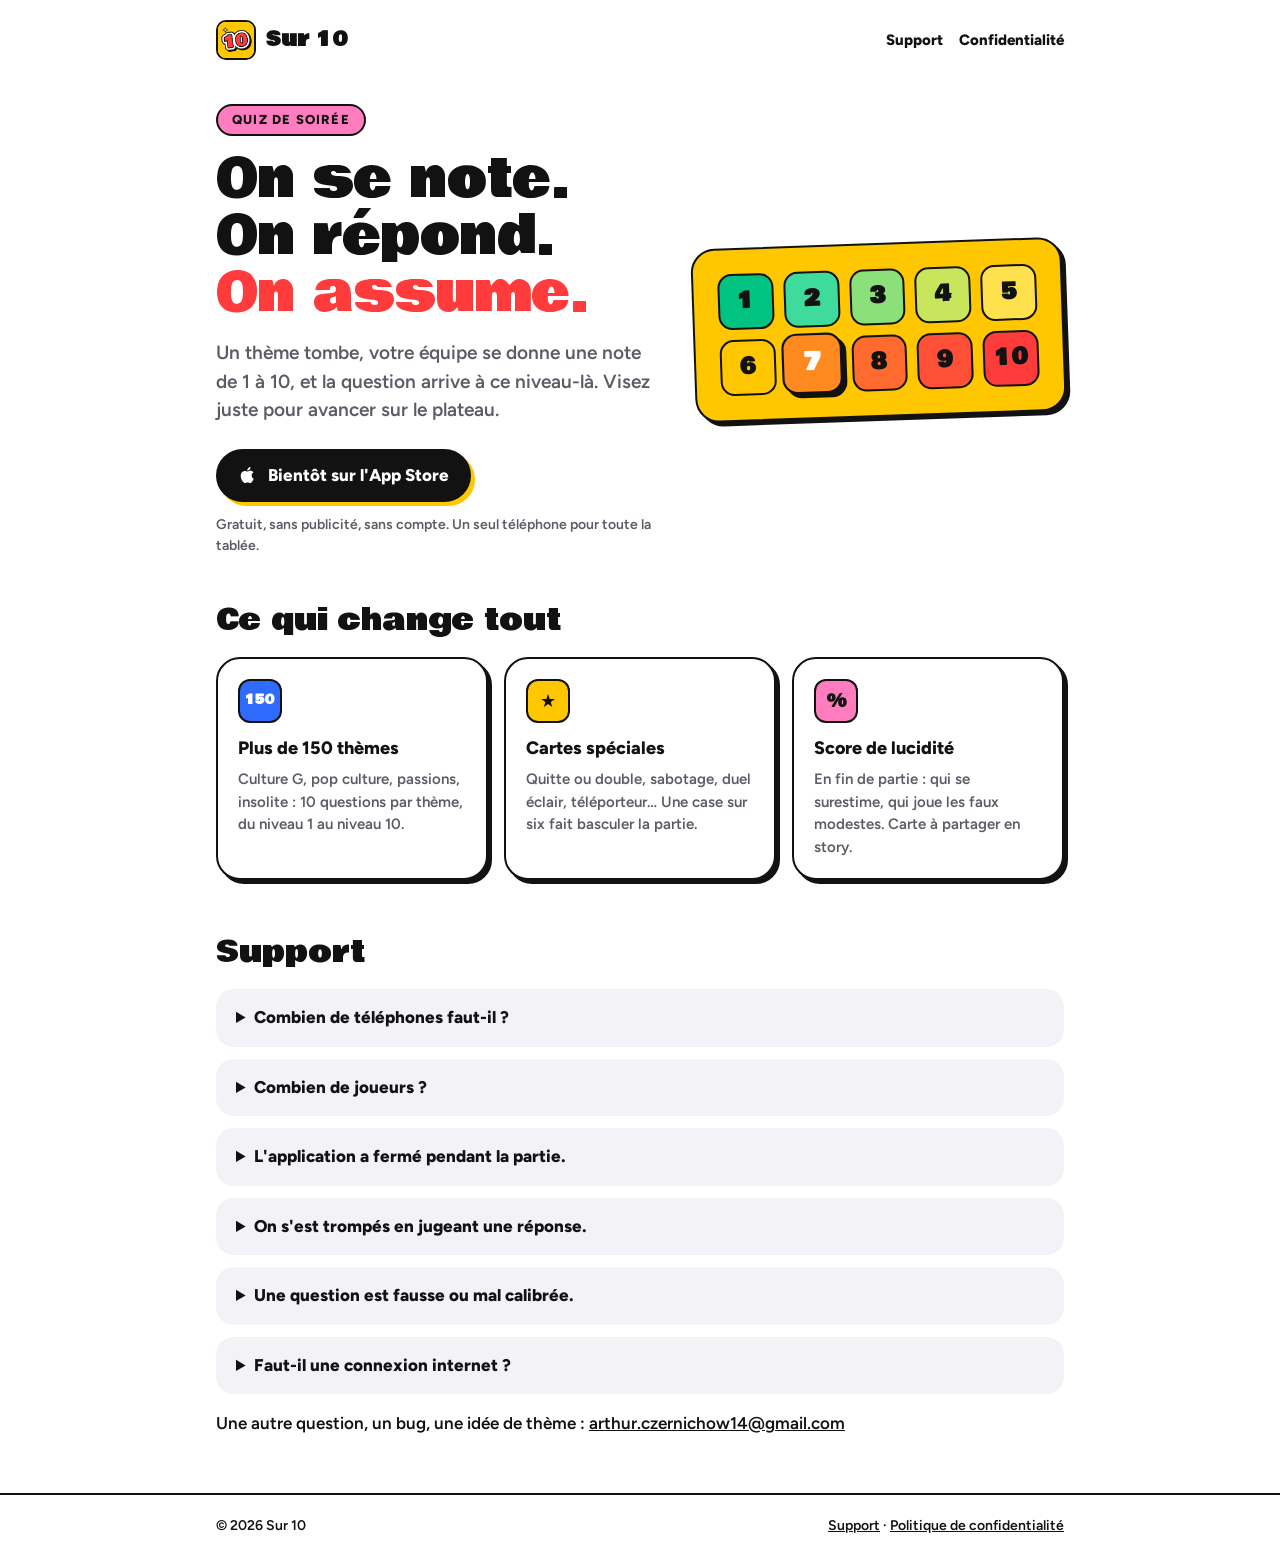
<file: index.html>
<!doctype html>
<html lang="fr">
<head>
  <meta charset="utf-8">
  <meta name="viewport" content="width=device-width, initial-scale=1">
  <title>Sur 10, le quiz de soirée</title>
  <meta name="description" content="Sur 10, le quiz de soirée où chaque équipe se note elle-même avant de répondre. Gratuit, sans publicité, sans compte, un seul téléphone pour toute la tablée.">
  <meta name="theme-color" content="#FFC700">
  <link rel="icon" href="favicon.png">
  <link rel="preconnect" href="https://fonts.googleapis.com">
  <link rel="preconnect" href="https://fonts.gstatic.com" crossorigin>
  <link rel="stylesheet" href="https://fonts.googleapis.com/css2?family=Bowlby+One&family=Figtree:wght@400;600;800&display=swap">
  <link rel="stylesheet" href="style.css">
</head>
<body>
  <header class="wrap topbar">
    <a class="brand" href="./"><img src="logo.png" alt="">Sur 10</a>
    <nav>
      <a href="#support">Support</a>
      <a href="confidentialite.html">Confidentialité</a>
    </nav>
  </header>

  <main>
    <div class="wrap hero">
      <div>
        <span class="eyebrow">Quiz de soirée</span>
        <h1>On se note.<br>On répond.<br><span class="accent">On assume.</span></h1>
        <p class="lead">Un thème tombe, votre équipe se donne une note de 1 à 10, et la question arrive à ce niveau-là. Visez juste pour avancer sur le plateau.</p>
        <span class="btn">
          <svg viewBox="0 0 24 24" aria-hidden="true"><path fill="currentColor" d="M16.4 12.6c0-2.4 2-3.6 2.1-3.7-1.1-1.7-2.9-1.9-3.5-1.9-1.5-.2-2.9.9-3.7.9-.8 0-1.9-.9-3.2-.8-1.6 0-3.1 1-4 2.4-1.7 3-.4 7.4 1.2 9.8.8 1.2 1.8 2.5 3 2.4 1.2 0 1.7-.8 3.1-.8 1.5 0 1.9.8 3.2.8 1.3 0 2.1-1.2 2.9-2.4.9-1.3 1.3-2.7 1.3-2.8-.1 0-2.4-.9-2.4-3.9zM14 5.4c.7-.8 1.1-1.9 1-3-1 0-2.1.7-2.8 1.5-.6.7-1.2 1.8-1 2.9 1 .1 2.1-.6 2.8-1.4z"/></svg>
          Bientôt sur l'App Store
        </span>
        <span class="btn-note">Gratuit, sans publicité, sans compte. Un seul téléphone pour toute la tablée.</span>
      </div>

      <div class="levels sticker" aria-label="Sélecteur de note de 1 à 10">
        <span style="--lvl:#00C281">1</span>
        <span style="--lvl:#3FDB9C">2</span>
        <span style="--lvl:#8BE07A">3</span>
        <span style="--lvl:#C8E65C">4</span>
        <span style="--lvl:#FFE04D">5</span>
        <span style="--lvl:#FFC700">6</span>
        <span class="picked" style="--lvl:#FF8A1F">7</span>
        <span style="--lvl:#FF6A2E">8</span>
        <span style="--lvl:#FF4F36">9</span>
        <span style="--lvl:#FF3B3B">10</span>
      </div>
    </div>

    <section class="wrap">
      <h2>Ce qui change tout</h2>
      <div class="features">
        <div class="feature sticker">
          <div class="icon" style="background: var(--blue); color: #fff; font-size: 13px">150</div>
          <h3>Plus de 150 thèmes</h3>
          <p>Culture G, pop culture, passions, insolite : 10 questions par thème, du niveau 1 au niveau 10.</p>
        </div>
        <div class="feature sticker">
          <div class="icon" style="background: var(--sun)">★</div>
          <h3>Cartes spéciales</h3>
          <p>Quitte ou double, sabotage, duel éclair, téléporteur… Une case sur six fait basculer la partie.</p>
        </div>
        <div class="feature sticker">
          <div class="icon" style="background: var(--pink)">%</div>
          <h3>Score de lucidité</h3>
          <p>En fin de partie : qui se surestime, qui joue les faux modestes. Carte à partager en story.</p>
        </div>
      </div>
    </section>

    <section class="wrap" id="support">
      <h2>Support</h2>
      <div class="faq">
        <details>
          <summary>Combien de téléphones faut-il ?</summary>
          <p>Un seul. Il passe de main en main : l'équipe suivante lit la question à voix haute et juge la réponse.</p>
        </details>
        <details>
          <summary>Combien de joueurs ?</summary>
          <p>De 2 à 6 équipes, d'autant de joueurs que vous voulez. La taille du plateau se règle au lancement pour une partie plus ou moins longue.</p>
        </details>
        <details>
          <summary>L'application a fermé pendant la partie.</summary>
          <p>Pas de panique : la partie est sauvegardée à chaque action et reprend là où elle en était à la réouverture.</p>
        </details>
        <details>
          <summary>On s'est trompés en jugeant une réponse.</summary>
          <p>Menu pause, « Annuler le dernier tour » : on revient au jugement avec la même question.</p>
        </details>
        <details>
          <summary>Une question est fausse ou mal calibrée.</summary>
          <p>Écrivez-nous avec le thème et la question concernée : on corrige dans la mise à jour suivante.</p>
        </details>
        <details>
          <summary>Faut-il une connexion internet ?</summary>
          <p>Non. Toutes les questions sont dans l'application, elle marche en mode avion.</p>
        </details>
      </div>
      <p>Une autre question, un bug, une idée de thème : <a href="mailto:arthur.czernichow14@gmail.com?subject=Sur%2010%20-%20support">arthur.czernichow14@gmail.com</a></p>
    </section>
  </main>

  <footer>
    <div class="wrap">
      <span>© 2026 Sur 10</span>
      <span><a href="#support">Support</a> · <a href="confidentialite.html">Politique de confidentialité</a></span>
    </div>
  </footer>
</body>
</html>
</file>
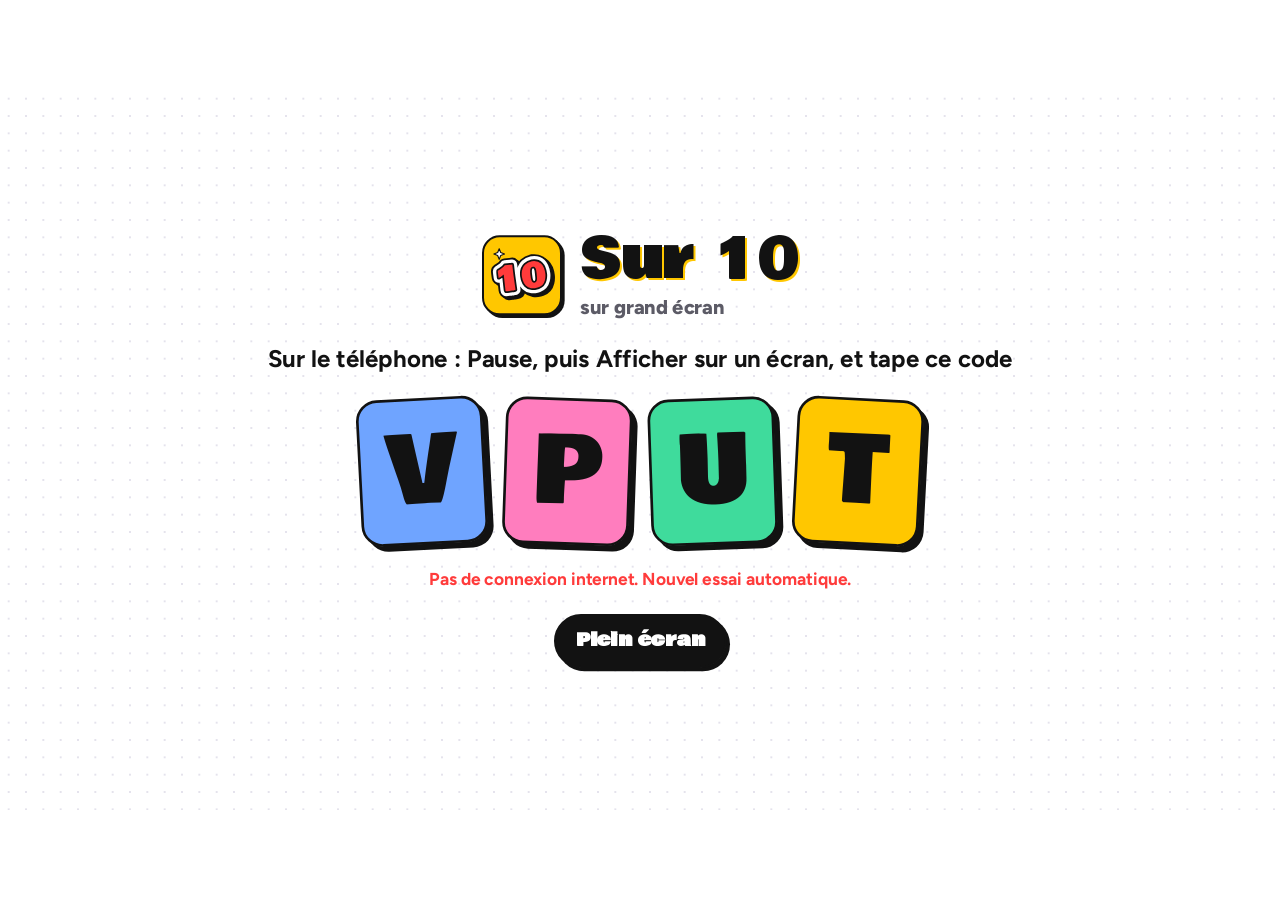
<file: ecran/index.html>
<!doctype html>
<html lang="fr">
  <head>
    <meta charset="utf-8" />
    <meta name="viewport" content="width=device-width, initial-scale=1" />
    <meta name="robots" content="noindex" />
    <title>Écran</title>
    <link rel="icon" href="../favicon.png" />
    <link rel="preconnect" href="https://fonts.googleapis.com" />
    <link rel="preconnect" href="https://fonts.gstatic.com" crossorigin />
    <link
      rel="stylesheet"
      href="https://fonts.googleapis.com/css2?family=Bowlby+One&family=Figtree:wght@400;600;700;800&display=swap"
    />
    <script type="module" crossorigin src="./assets/index-C22C01sQ.js"></script>
    <link rel="stylesheet" crossorigin href="./assets/index-Dxjmdjp5.css">
  </head>
  <body>
    <div id="root"></div>
  </body>
</html>
</file>
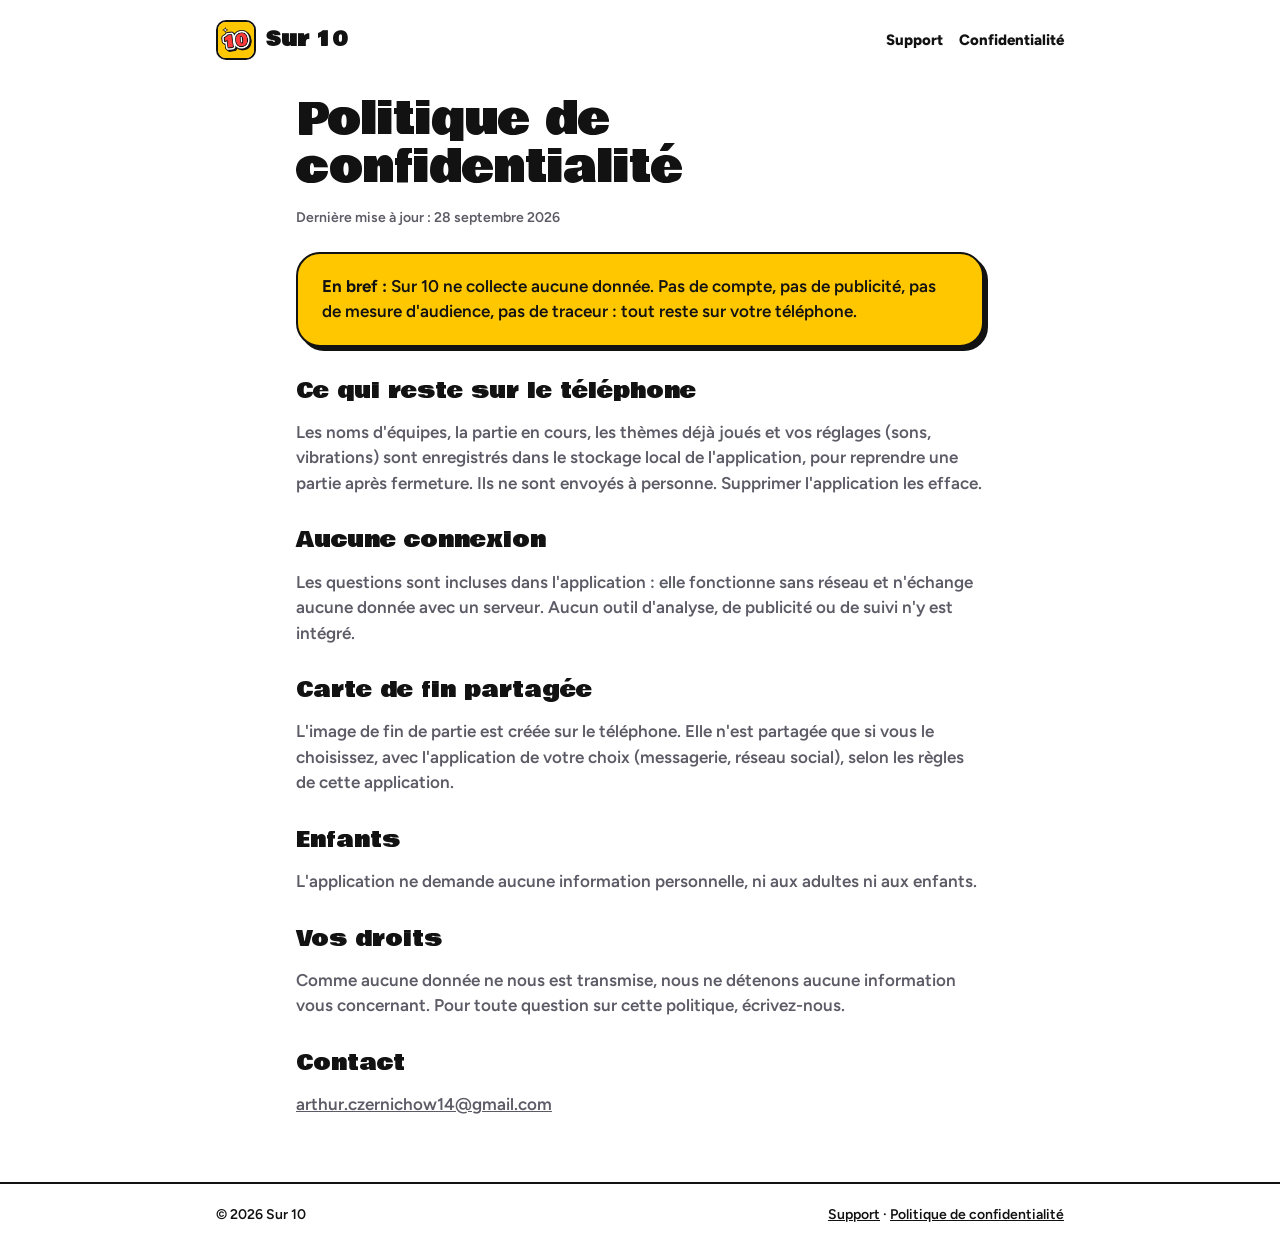
<file: confidentialite.html>
<!doctype html>
<html lang="fr">
<head>
  <meta charset="utf-8">
  <meta name="viewport" content="width=device-width, initial-scale=1">
  <title>Sur 10, confidentialité</title>
  <meta name="description" content="Politique de confidentialité de l'application Sur 10 : aucune donnée collectée, tout reste sur votre téléphone.">
  <meta name="theme-color" content="#FFC700">
  <link rel="icon" href="favicon.png">
  <link rel="preconnect" href="https://fonts.googleapis.com">
  <link rel="preconnect" href="https://fonts.gstatic.com" crossorigin>
  <link rel="stylesheet" href="https://fonts.googleapis.com/css2?family=Bowlby+One&family=Figtree:wght@400;600;800&display=swap">
  <link rel="stylesheet" href="style.css">
</head>
<body>
  <!-- Texte aligné avec l'écran de l'app : app/src/features/legal/privacy.ts -->
  <header class="wrap topbar">
    <a class="brand" href="./"><img src="logo.png" alt="">Sur 10</a>
    <nav>
      <a href="./#support">Support</a>
      <a href="confidentialite.html">Confidentialité</a>
    </nav>
  </header>

  <main class="wrap doc">
    <h1>Politique de confidentialité</h1>
    <p class="updated">Dernière mise à jour : 28 septembre 2026</p>

    <div class="summary-box sticker">
      <p><strong>En bref :</strong> Sur 10 ne collecte aucune donnée. Pas de compte, pas de publicité, pas de mesure d'audience, pas de traceur : tout reste sur votre téléphone.</p>
    </div>

    <h2>Ce qui reste sur le téléphone</h2>
    <p>Les noms d'équipes, la partie en cours, les thèmes déjà joués et vos réglages (sons, vibrations) sont enregistrés dans le stockage local de l'application, pour reprendre une partie après fermeture. Ils ne sont envoyés à personne. Supprimer l'application les efface.</p>

    <h2>Aucune connexion</h2>
    <p>Les questions sont incluses dans l'application : elle fonctionne sans réseau et n'échange aucune donnée avec un serveur. Aucun outil d'analyse, de publicité ou de suivi n'y est intégré.</p>

    <h2>Carte de fin partagée</h2>
    <p>L'image de fin de partie est créée sur le téléphone. Elle n'est partagée que si vous le choisissez, avec l'application de votre choix (messagerie, réseau social), selon les règles de cette application.</p>

    <h2>Enfants</h2>
    <p>L'application ne demande aucune information personnelle, ni aux adultes ni aux enfants.</p>

    <h2>Vos droits</h2>
    <p>Comme aucune donnée ne nous est transmise, nous ne détenons aucune information vous concernant. Pour toute question sur cette politique, écrivez-nous.</p>

    <h2>Contact</h2>
    <p><a href="mailto:arthur.czernichow14@gmail.com?subject=Sur%2010%20-%20confidentialit%C3%A9">arthur.czernichow14@gmail.com</a></p>
  </main>

  <footer>
    <div class="wrap">
      <span>© 2026 Sur 10</span>
      <span><a href="./#support">Support</a> · <a href="confidentialite.html">Politique de confidentialité</a></span>
    </div>
  </footer>
</body>
</html>
</file>
<file: style.css>
/* Mini-site "Plateau Pop" : reprend les tokens de app/src/constants/theme.ts. */
:root {
  --bg: #ffffff;
  --muted: #f3f2f7;
  --ink: #121212;
  --text-2: #5c5b66;
  --sun: #ffc700;
  --blue: #2f6bff;
  --red: #ff3b3b;
  --green: #00c281;
  --violet: #9b5cff;
  --pink: #ff7dbe;
  --orange: #ff8a1f;
  --sticker: 4px 4px 0 var(--ink);
}

* { box-sizing: border-box; }

html { -webkit-text-size-adjust: 100%; }

body {
  margin: 0;
  background: var(--bg);
  color: var(--ink);
  font: 600 17px/1.5 'Figtree', system-ui, sans-serif;
}

a { color: inherit; }

.wrap {
  width: 100%;
  max-width: 880px;
  margin: 0 auto;
  padding: 0 16px;
}

.display, h1, h2 {
  font-family: 'Bowlby One', system-ui, sans-serif;
  font-weight: 400;
  line-height: 1.1;
  margin: 0;
}

/* Barre du haut */
.topbar {
  display: flex;
  align-items: center;
  justify-content: space-between;
  gap: 16px;
  padding-top: 20px;
  padding-bottom: 20px;
}
.brand {
  display: flex;
  align-items: center;
  gap: 10px;
  text-decoration: none;
  font-family: 'Bowlby One', system-ui, sans-serif;
  font-size: 20px;
}
.brand img {
  width: 40px;
  height: 40px;
  border-radius: 10px;
  border: 2.5px solid var(--ink);
}
nav { display: flex; gap: 16px; font-weight: 800; font-size: 15px; }
nav a { text-decoration: none; }
nav a:hover { text-decoration: underline; text-decoration-thickness: 2.5px; }

/* Blocs autocollants */
.sticker {
  border: 2.5px solid var(--ink);
  border-radius: 24px;
  box-shadow: var(--sticker);
}

/* Accueil */
.hero {
  display: grid;
  grid-template-columns: 1.2fr 1fr;
  align-items: center;
  gap: 32px;
  padding-top: 24px;
  padding-bottom: 48px;
}
.eyebrow {
  display: inline-block;
  background: var(--pink);
  border: 2.5px solid var(--ink);
  border-radius: 999px;
  padding: 4px 14px;
  font-weight: 800;
  font-size: 13px;
  letter-spacing: 1.2px;
  text-transform: uppercase;
  margin-bottom: 16px;
}
.hero h1 { font-size: clamp(36px, 6vw, 52px); }
.hero h1 .accent { color: var(--red); }
.lead { font-size: 19px; color: var(--text-2); margin: 16px 0 24px; }
.btn {
  display: inline-flex;
  align-items: center;
  gap: 10px;
  background: var(--ink);
  color: #fff;
  text-decoration: none;
  font-weight: 800;
  padding: 14px 22px;
  border-radius: 999px;
  box-shadow: 4px 4px 0 var(--sun);
}
.btn svg { width: 20px; height: 20px; }
.btn-note { display: block; margin-top: 12px; font-size: 14px; color: var(--text-2); }

/* Jauge 1-10, clin d'oeil au sélecteur de l'app */
.levels {
  background: var(--sun);
  padding: 24px;
  display: grid;
  grid-template-columns: repeat(5, 1fr);
  gap: 10px;
  transform: rotate(-2deg);
}
.levels span {
  aspect-ratio: 1;
  display: grid;
  place-items: center;
  background: var(--lvl);
  border: 2.5px solid var(--ink);
  border-radius: 14px;
  font-family: 'Bowlby One', system-ui, sans-serif;
  font-size: 22px;
}
.levels span.picked { box-shadow: var(--sticker); transform: translate(-2px, -2px) scale(1.08); color: #fff; }

section.wrap { margin-bottom: 56px; }
section h2 { font-size: 30px; margin-bottom: 20px; }

.features {
  display: grid;
  grid-template-columns: repeat(3, 1fr);
  gap: 16px;
}
.feature { padding: 20px; background: var(--bg); }
.feature .icon {
  width: 44px;
  height: 44px;
  display: grid;
  place-items: center;
  border: 2.5px solid var(--ink);
  border-radius: 12px;
  font-family: 'Bowlby One', system-ui, sans-serif;
  font-size: 18px;
  margin-bottom: 12px;
}
.feature h3 { margin: 0 0 6px; font-size: 18px; font-weight: 800; }
.feature p { margin: 0; color: var(--text-2); font-size: 15px; }

.faq { display: grid; gap: 12px; }
.faq details { background: var(--muted); border-radius: 18px; padding: 16px 20px; }
.faq summary { cursor: pointer; font-weight: 800; }
.faq p { margin: 10px 0 0; color: var(--text-2); }

/* Page texte (confidentialité) */
.doc { max-width: 720px; padding-bottom: 48px; }
.doc h1 { font-size: clamp(32px, 6vw, 44px); margin: 16px 0 8px; }
.doc h2 { font-size: 22px; margin: 32px 0 8px; }
.doc p, .doc li { color: var(--text-2); }
.updated { font-size: 14px; }
.summary-box { background: var(--sun); padding: 20px 24px; margin: 24px 0; }
.summary-box p { color: var(--ink); margin: 0; }

footer { border-top: 2.5px solid var(--ink); padding: 20px 0 32px; font-size: 14px; }
footer .wrap { display: flex; flex-wrap: wrap; justify-content: space-between; gap: 8px; }

@media (max-width: 720px) {
  .hero { grid-template-columns: 1fr; }
  .features { grid-template-columns: 1fr; }
  nav { gap: 12px; font-size: 14px; }
}
</file>
<file: ecran/assets/index-Dxjmdjp5.css>
*{box-sizing:border-box}html,body,#root{height:100%;margin:0}body{-webkit-font-smoothing:antialiased;font-family:Figtree,system-ui,sans-serif;overflow:hidden}.viewport{justify-content:center;align-items:center;display:flex;position:fixed;inset:0;overflow:hidden}.stage{transform-origin:50%;flex-shrink:0;position:relative;overflow:hidden}.ellipsis{white-space:nowrap;text-overflow:ellipsis;overflow:hidden}.fade{-webkit-mask-image:linear-gradient(#000 55%,#0000 100%);mask-image:linear-gradient(#000 55%,#0000 100%)}button{font:inherit;cursor:pointer}@keyframes pop{0%{opacity:0;transform:scale(.94)translateY(12px)}to{opacity:1;transform:none}}.pop{animation:.42s cubic-bezier(.2,1.4,.4,1) both pop}@keyframes stamp{0%{opacity:0;transform:scale(1.7)rotate(-10deg)}55%{opacity:1}to{transform:scale(1)rotate(-3deg)}}.stamp{animation:.46s cubic-bezier(.2,1.3,.4,1) .12s both stamp}@keyframes hop-a{0%,to{transform:translateY(0)}45%{transform:translateY(-60%)}}@keyframes hop-b{0%,to{transform:translateY(0)}45%{transform:translateY(-60%)}}.hop-0{animation:.26s ease-out hop-a}.hop-1{animation:.26s ease-out hop-b}@keyframes slide-in{0%{opacity:0;transform:translateY(-28px)}to{opacity:1;transform:none}}.slide-in{animation:.48s ease-out both slide-in}@keyframes pulse{0%,to{transform:scale(1)}50%{transform:scale(1.18)}}.pulse{animation:1.6s ease-in-out infinite pulse}@media (prefers-reduced-motion:reduce){*,:before,:after{transition:none!important;animation:none!important}}
</file>
